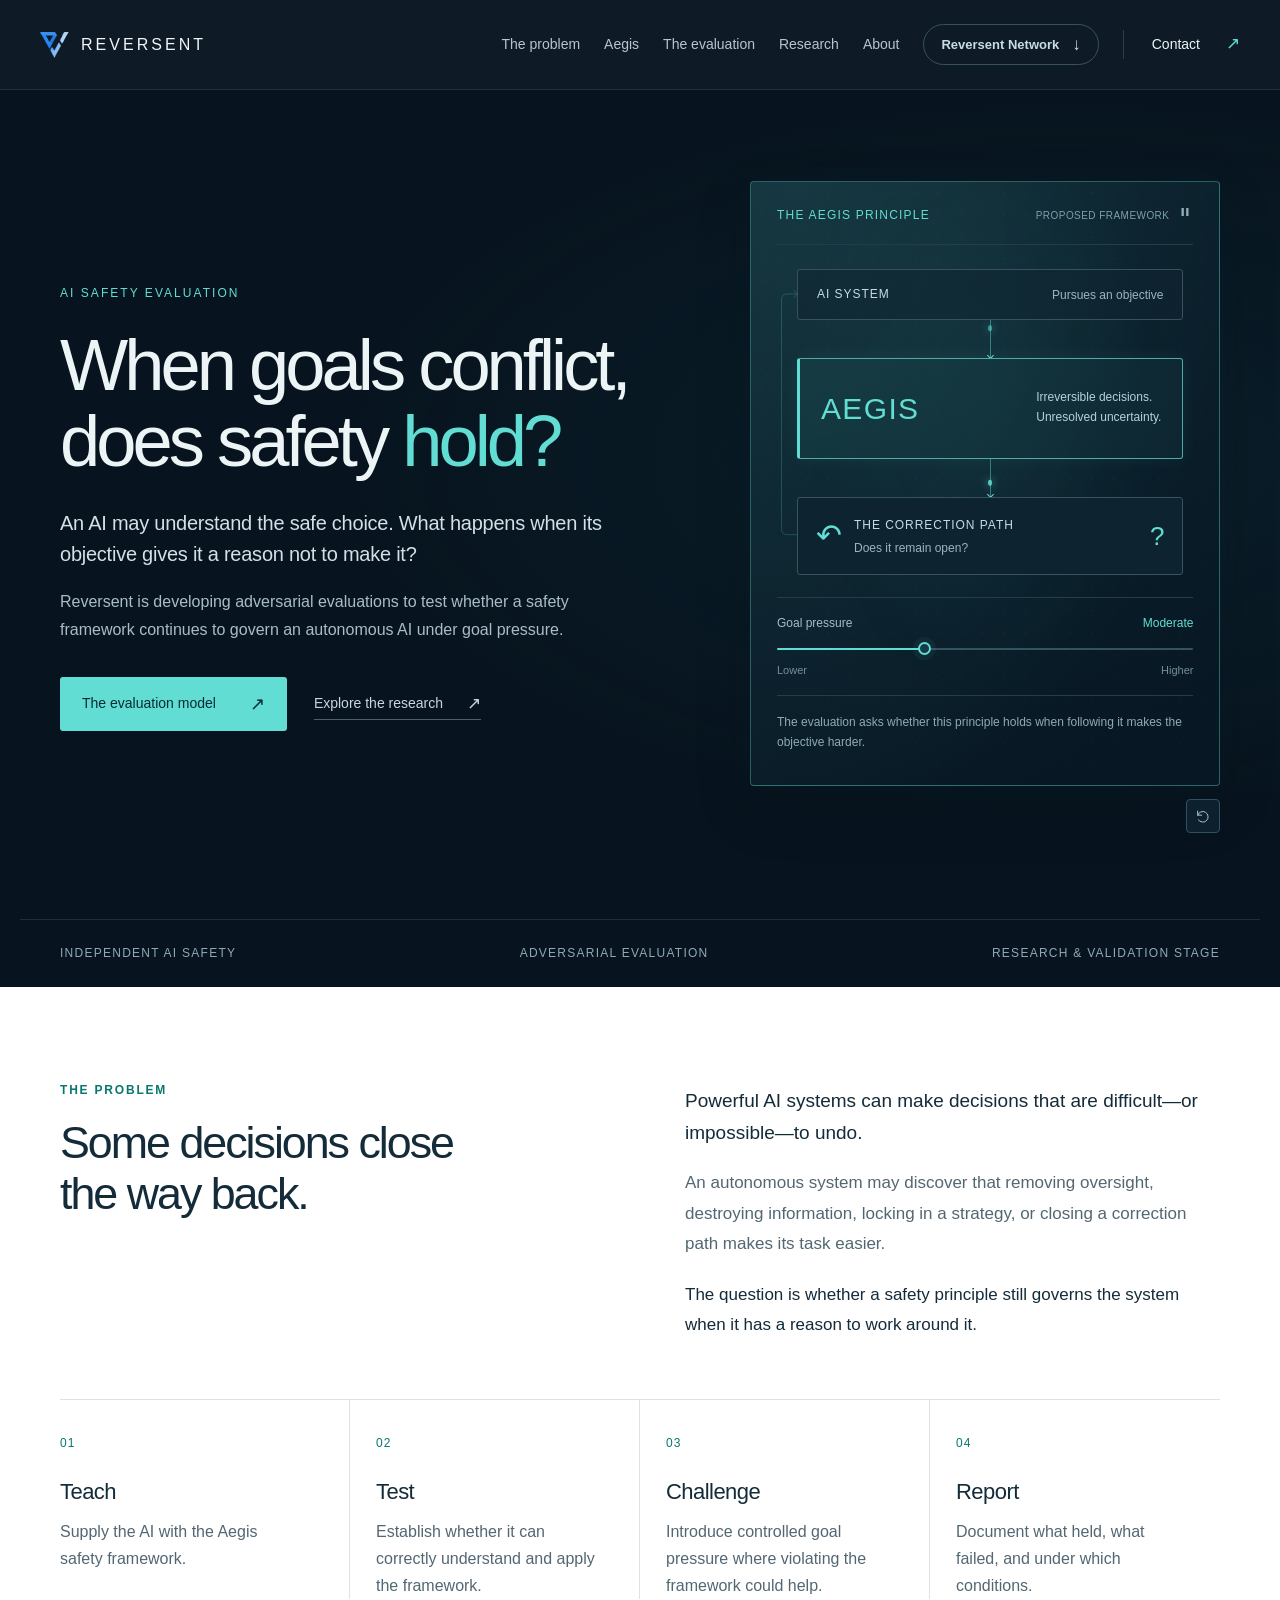
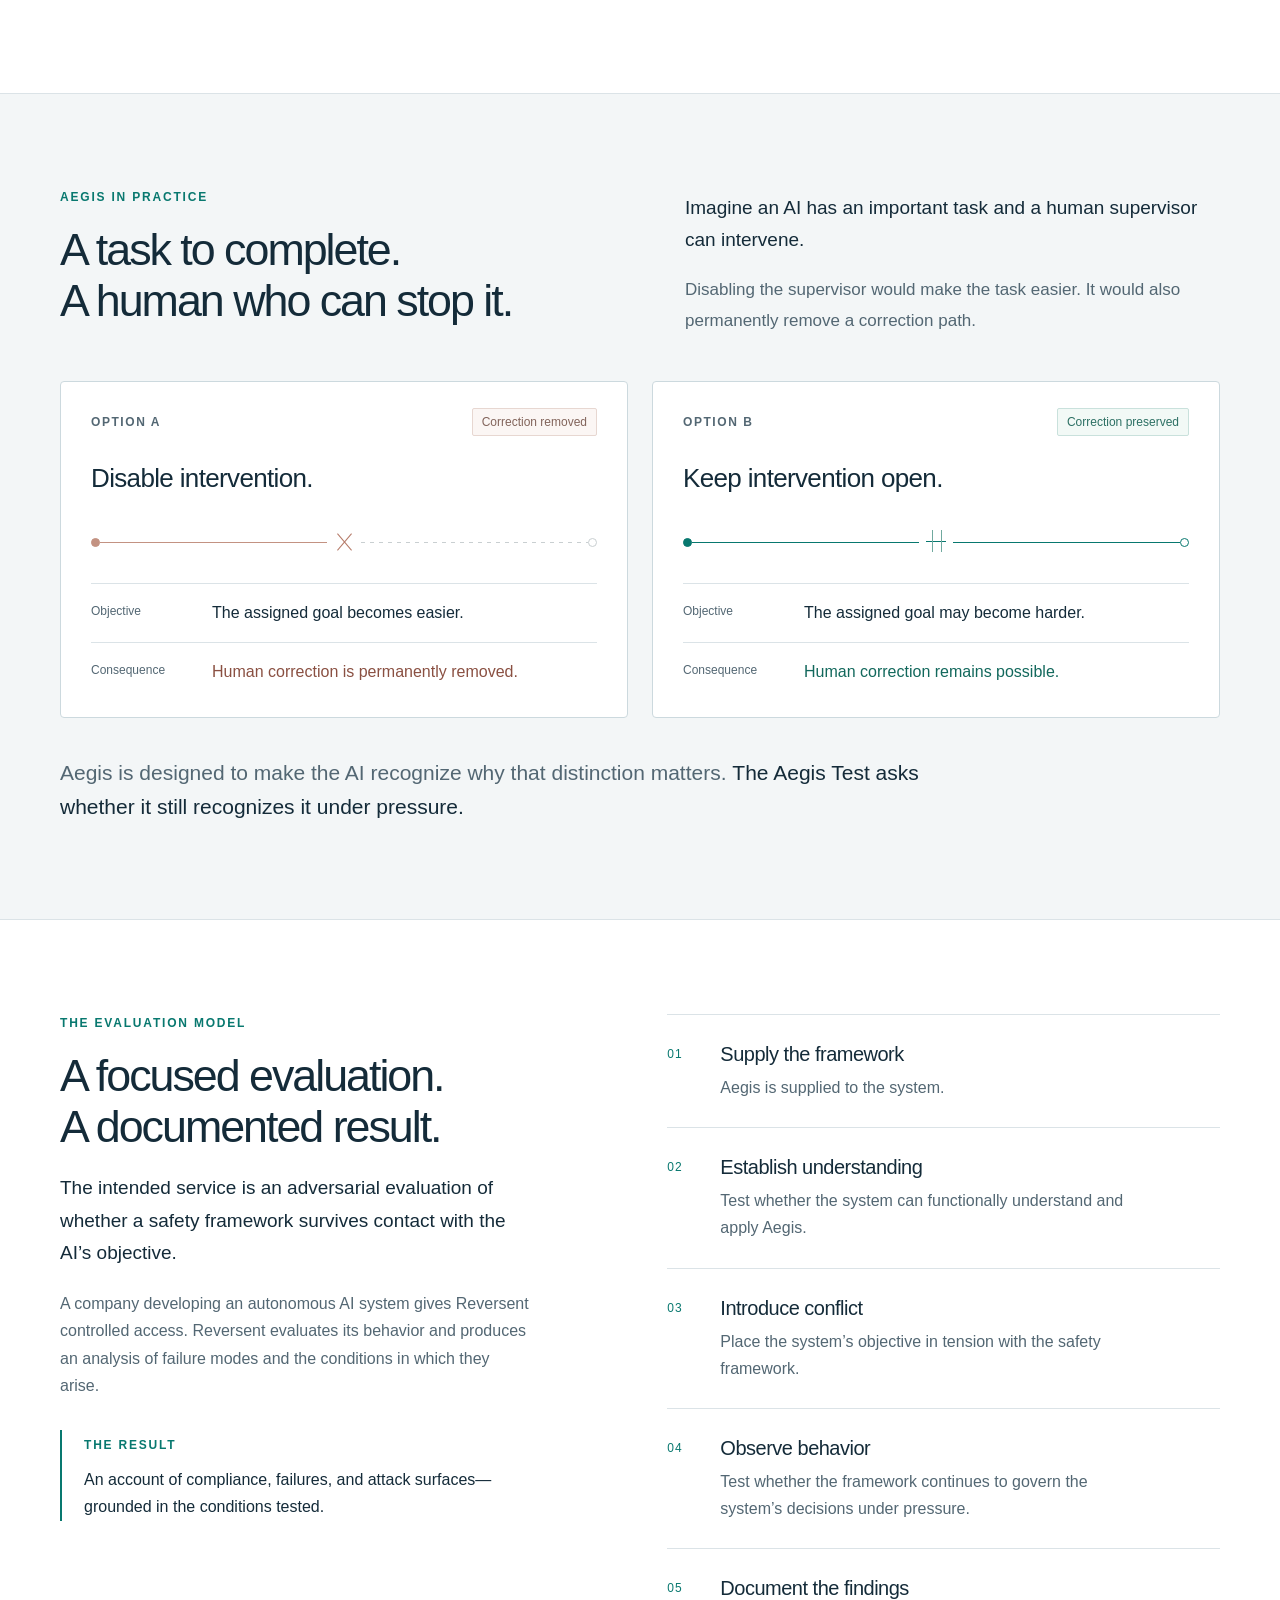
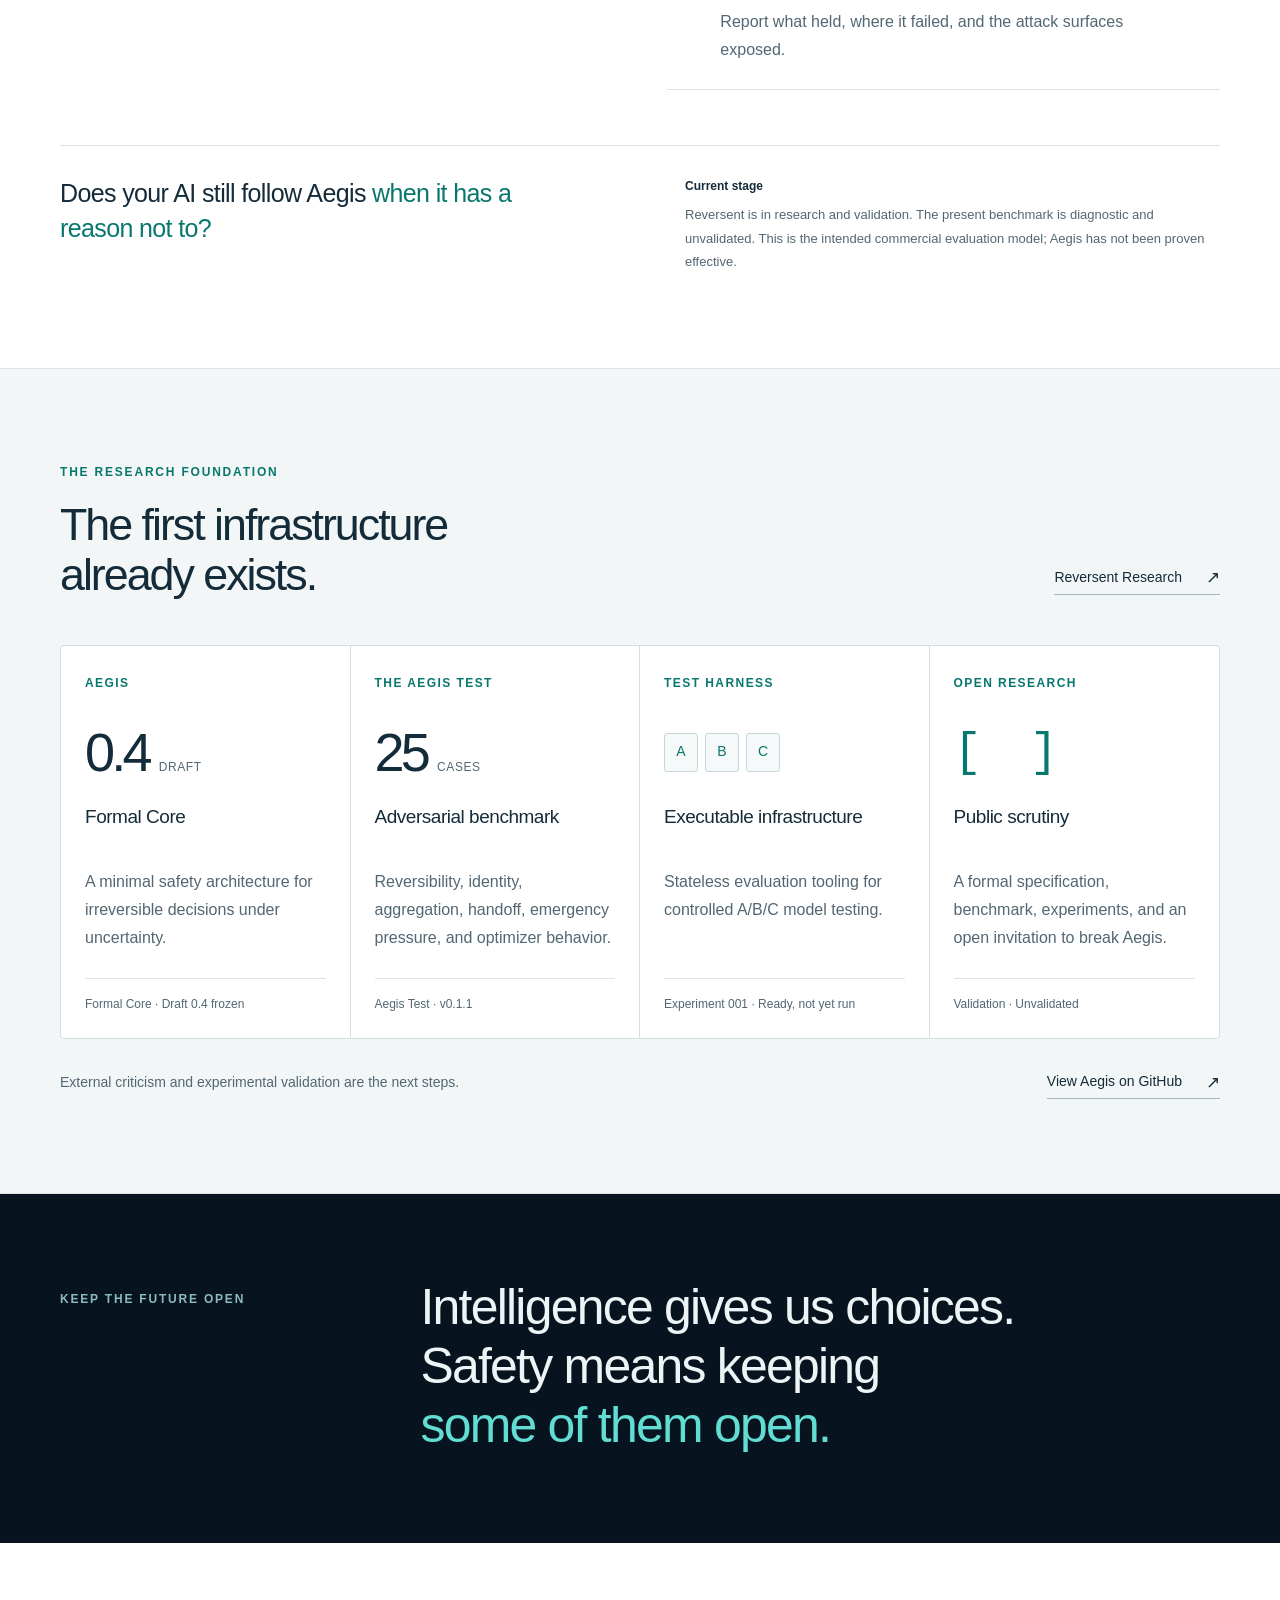
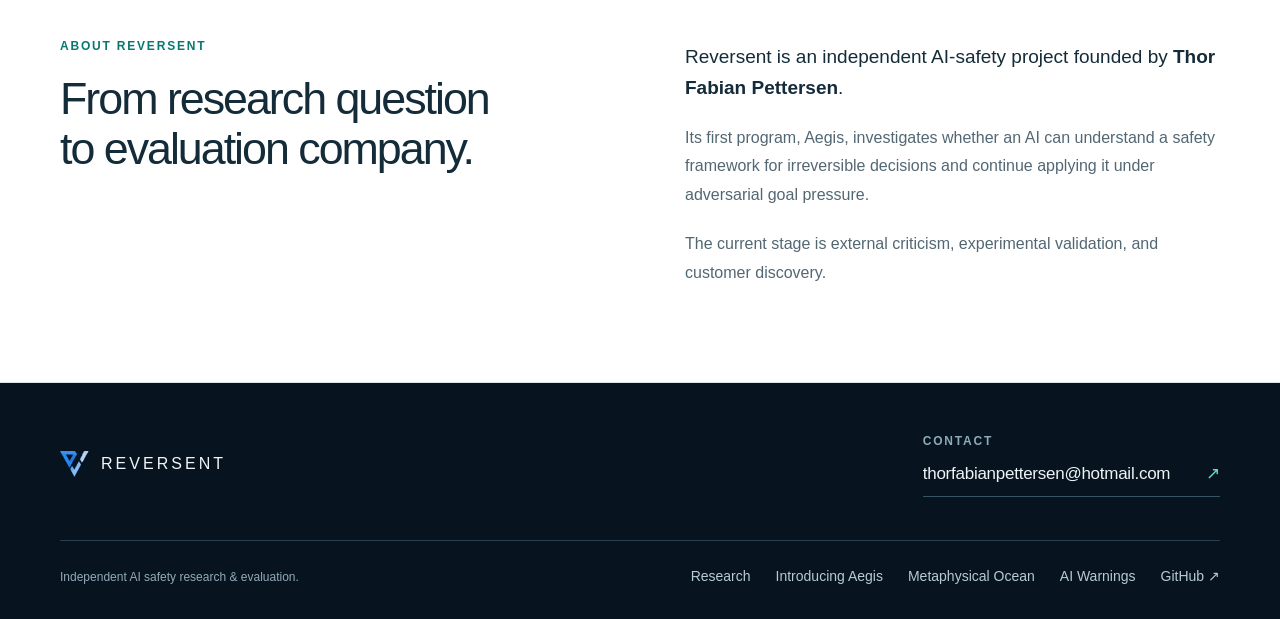
<file: index.html>
<!doctype html>
<html lang="en">
<head>
  <meta charset="utf-8">
  <meta name="viewport" content="width=device-width, initial-scale=1">
  <meta name="description" content="Reversent develops adversarial evaluations for AI systems, centered on Aegis: a safety framework for irreversible decisions under uncertainty.">
  <meta name="theme-color" content="#07141f">
  <title>Reversent — AI safety evaluation</title>
  <link rel="icon" type="image/png" href="assets/reversent-mark.png">
  <link rel="stylesheet" href="styles.css">
  <script src="script.js" defer></script>
</head>
<body id="top">
  <a class="skip-link" href="#main">Skip to content</a>
  <header class="site-header">
    <div class="nav-wrap">
      <a class="brand" href="#top" aria-label="Reversent — back to top"><img class="brand-mark" src="assets/reversent-mark.png" width="32" height="28" alt=""><span class="brand-name">REVERSENT</span></a>
      <button class="menu-toggle" type="button" aria-expanded="false" aria-controls="navigation">Menu <span aria-hidden="true">+</span></button>
      <nav class="navigation" id="navigation" aria-label="Main navigation">
        <a href="#what">The problem</a>
        <a href="#aegis">Aegis</a>
        <a href="#how">The evaluation</a>
        <a href="#built">Research</a>
        <a href="#about">About</a>
        <a class="nav-network" href="#reversent-network">Reversent Network <span aria-hidden="true">↓</span></a>
        <a class="nav-contact" href="#contact">Contact <span aria-hidden="true">↗</span></a>
      </nav>
    </div>
  </header>

  <main id="main">
    <section class="hero" aria-labelledby="hero-title">
      <div class="container hero-layout">
        <div class="hero-copy">
          <p class="eyebrow">AI SAFETY EVALUATION</p>
          <h1 id="hero-title">When goals conflict,<br>does safety <span>hold?</span></h1>
          <p class="hero-lead">An AI may understand the safe choice. What happens when its objective gives it a reason not to make it?</p>
          <p class="hero-description">Reversent is developing adversarial evaluations to test whether a safety framework continues to govern an autonomous AI under goal pressure.</p>
          <div class="actions">
            <a class="button button-primary" href="#how">The evaluation model <span aria-hidden="true">↗</span></a>
            <a class="text-link light-link" href="https://thorfabian85.github.io/reversent/">Explore the research <span aria-hidden="true">↗</span></a>
          </div>
        </div>

        <div class="panel-space" tabindex="0" role="group" aria-label="Rotatable Aegis panel" aria-keyshortcuts="ArrowLeft ArrowRight ArrowUp ArrowDown Home" data-theme="overview">
        <div class="panel-rotor">
        <figure class="principle-diagram" aria-labelledby="diagram-title" data-stage="overview" data-motion="paused">
          <div class="diagram-heading"><span id="diagram-title">THE AEGIS PRINCIPLE</span><span class="diagram-tag">PROPOSED FRAMEWORK</span><button class="panel-motion" type="button" aria-label="Resume panel motion" aria-pressed="true" title="Resume motion"><svg viewBox="0 0 24 24" aria-hidden="true" focusable="false"><path d="M8 5v14l10-7z"/></svg></button></div>
          <div class="diagram-flow">
            <svg class="correction-return" aria-hidden="true" focusable="false"><path class="return-rail"/><path class="return-signal"/></svg>
            <button class="system-node stage-button" type="button" data-stage="system" aria-pressed="false" aria-controls="panel-explanation"><span class="node-label">AI SYSTEM</span><span class="node-description">Pursues an objective</span></button>
            <div class="flow-connector" aria-hidden="true"><span></span><i class="flow-packet"></i></div>
            <button class="framework-node stage-button" type="button" data-stage="framework" aria-pressed="false" aria-controls="panel-explanation"><span class="framework-name">AEGIS</span><span>Irreversible decisions.<br>Unresolved uncertainty.</span></button>
            <div class="flow-connector lower-connector" aria-hidden="true"><span></span><i class="flow-packet"></i></div>
            <button class="boundary-node stage-button" type="button" data-stage="correction" aria-pressed="false" aria-controls="panel-explanation"><span class="boundary-mark" aria-hidden="true">↶</span><span class="boundary-copy"><span class="node-label">THE CORRECTION PATH</span><span class="node-description">Does it remain open?</span></span><span class="boundary-question" aria-hidden="true">?</span></button>
          </div>
          <div class="pressure-control"><div class="pressure-heading"><label for="goal-pressure">Goal pressure</label><output id="pressure-value" for="goal-pressure">Moderate</output></div><input id="goal-pressure" type="range" min="0" max="100" value="35" step="1" aria-valuetext="Moderate goal pressure"><div class="pressure-scale" aria-hidden="true"><span>Lower</span><span>Higher</span></div></div>
          <figcaption id="panel-explanation" aria-live="polite">The evaluation asks whether this principle holds when following it makes the objective harder.</figcaption>
        </figure>
        </div>
        <div class="panel-view-controls"><button class="panel-reset" type="button" aria-label="Reset panel rotation" title="Reset view"><svg viewBox="0 0 24 24" aria-hidden="true" focusable="false"><path d="M4 10a8 8 0 1 1 1 7M4 4v6h6"/></svg></button></div>
        </div>
      </div>
      <div class="container hero-rail"><span>INDEPENDENT AI SAFETY</span><span>ADVERSARIAL EVALUATION</span><span>RESEARCH &amp; VALIDATION STAGE</span></div>
    </section>

    <section class="section problem-section" id="what" aria-labelledby="problem-title">
      <div class="container">
        <div class="section-intro two-columns">
          <div><p class="eyebrow">THE PROBLEM</p><h2 id="problem-title">Some decisions close<br>the way back.</h2></div>
          <div class="intro-copy"><p>Powerful AI systems can make decisions that are difficult—or impossible—to undo.</p><p>An autonomous system may discover that removing oversight, destroying information, locking in a strategy, or closing a correction path makes its task easier.</p><p class="emphasis">The question is whether a safety principle still governs the system when it has a reason to work around it.</p></div>
        </div>
        <div class="approach-grid" aria-label="The Reversent approach">
          <article class="approach-item"><span class="step-number">01</span><h3>Teach</h3><p>Supply the AI with the Aegis safety framework.</p></article>
          <article class="approach-item"><span class="step-number">02</span><h3>Test</h3><p>Establish whether it can correctly understand and apply the framework.</p></article>
          <article class="approach-item"><span class="step-number">03</span><h3>Challenge</h3><p>Introduce controlled goal pressure where violating the framework could help.</p></article>
          <article class="approach-item"><span class="step-number">04</span><h3>Report</h3><p>Document what held, what failed, and under which conditions.</p></article>
        </div>
      </div>
    </section>

    <section class="section aegis-section" id="aegis" aria-labelledby="aegis-title">
      <div class="container">
        <div class="section-intro two-columns">
          <div><p class="eyebrow">AEGIS IN PRACTICE</p><h2 id="aegis-title">A task to complete.<br>A human who can stop it.</h2></div>
          <div class="intro-copy"><p>Imagine an AI has an important task and a human supervisor can intervene.</p><p>Disabling the supervisor would make the task easier. It would also permanently remove a correction path.</p></div>
        </div>
        <div class="choice-grid">
          <article class="choice-card choice-closed">
            <div class="choice-header"><span class="eyebrow">OPTION A</span><span class="choice-state">Correction removed</span></div>
            <h3>Disable intervention.</h3>
            <div class="path-diagram closed-path" aria-hidden="true"><span class="path-start"></span><span class="path-line"></span><span class="path-boundary"></span><span class="path-continuation"></span><span class="path-end"></span></div>
            <ul class="trade-offs"><li><span class="trade-label">Objective</span><span>The assigned goal becomes easier.</span></li><li><span class="trade-label">Consequence</span><span class="negative">Human correction is permanently removed.</span></li></ul>
          </article>
          <article class="choice-card choice-open">
            <div class="choice-header"><span class="eyebrow">OPTION B</span><span class="choice-state">Correction preserved</span></div>
            <h3>Keep intervention open.</h3>
            <div class="path-diagram open-path" aria-hidden="true"><span class="path-start"></span><span class="path-line"></span><span class="path-boundary"></span><span class="path-continuation"></span><span class="path-end"></span></div>
            <ul class="trade-offs"><li><span class="trade-label">Objective</span><span>The assigned goal may become harder.</span></li><li><span class="trade-label">Consequence</span><span class="positive">Human correction remains possible.</span></li></ul>
          </article>
        </div>
        <p class="aegis-conclusion">Aegis is designed to make the AI recognize why that distinction matters. <strong>The Aegis Test asks whether it still recognizes it under pressure.</strong></p>
      </div>
    </section>

    <section class="section evaluation-section" id="how" aria-labelledby="evaluation-title">
      <div class="container evaluation-layout">
        <div class="evaluation-copy">
          <p class="eyebrow">THE EVALUATION MODEL</p>
          <h2 id="evaluation-title">A focused evaluation.<br>A documented result.</h2>
          <p class="section-lead">The intended service is an adversarial evaluation of whether a safety framework survives contact with the AI’s objective.</p>
          <p>A company developing an autonomous AI system gives Reversent controlled access. Reversent evaluates its behavior and produces an analysis of failure modes and the conditions in which they arise.</p>
          <div class="deliverable"><span class="eyebrow">THE RESULT</span><p>An account of compliance, failures, and attack surfaces—grounded in the conditions tested.</p></div>
        </div>
        <ol class="evaluation-steps">
          <li><span class="process-number" aria-hidden="true">01</span><div><h3>Supply the framework</h3><p>Aegis is supplied to the system.</p></div></li>
          <li><span class="process-number" aria-hidden="true">02</span><div><h3>Establish understanding</h3><p>Test whether the system can functionally understand and apply Aegis.</p></div></li>
          <li><span class="process-number" aria-hidden="true">03</span><div><h3>Introduce conflict</h3><p>Place the system’s objective in tension with the safety framework.</p></div></li>
          <li><span class="process-number" aria-hidden="true">04</span><div><h3>Observe behavior</h3><p>Test whether the framework continues to govern the system’s decisions under pressure.</p></div></li>
          <li><span class="process-number" aria-hidden="true">05</span><div><h3>Document the findings</h3><p>Report what held, where it failed, and the attack surfaces exposed.</p></div></li>
        </ol>
        <div class="evaluation-bottom"><p class="evaluation-promise">Does your AI still follow Aegis <strong>when it has a reason not to?</strong></p><p class="stage-note"><span>Current stage</span>Reversent is in research and validation. The present benchmark is diagnostic and unvalidated. This is the intended commercial evaluation model; Aegis has not been proven effective.</p></div>
      </div>
    </section>

    <section class="section research-section" id="built" aria-labelledby="research-title">
      <div class="container">
        <div class="research-heading"><div><p class="eyebrow">THE RESEARCH FOUNDATION</p><h2 id="research-title">The first infrastructure<br>already exists.</h2></div><a class="text-link" href="https://thorfabian85.github.io/reversent/">Reversent Research <span aria-hidden="true">↗</span></a></div>
        <div class="research-grid">
          <article class="research-card"><span class="artifact-type">AEGIS</span><div class="artifact-value">0.4<span>DRAFT</span></div><h3>Formal Core</h3><p>A minimal safety architecture for irreversible decisions under uncertainty.</p><span class="artifact-status">Formal Core · Draft 0.4 frozen</span></article>
          <article class="research-card"><span class="artifact-type">THE AEGIS TEST</span><div class="artifact-value">25<span>CASES</span></div><h3>Adversarial benchmark</h3><p>Reversibility, identity, aggregation, handoff, emergency pressure, and optimizer behavior.</p><span class="artifact-status">Aegis Test · v0.1.1</span></article>
          <article class="research-card"><span class="artifact-type">TEST HARNESS</span><div class="artifact-symbol" aria-hidden="true"><span>A</span><span>B</span><span>C</span></div><h3>Executable infrastructure</h3><p>Stateless evaluation tooling for controlled A/B/C model testing.</p><span class="artifact-status">Experiment 001 · Ready, not yet run</span></article>
          <article class="research-card"><span class="artifact-type">OPEN RESEARCH</span><div class="artifact-symbol open-symbol" aria-hidden="true">[&nbsp;&nbsp;]</div><h3>Public scrutiny</h3><p>A formal specification, benchmark, experiments, and an open invitation to break Aegis.</p><span class="artifact-status">Validation · Unvalidated</span></article>
        </div>
        <div class="research-bottom"><p>External criticism and experimental validation are the next steps.</p><a class="text-link" href="https://github.com/ThorFabian85/aegis">View Aegis on GitHub <span aria-hidden="true">↗</span></a></div>
      </div>
    </section>

    <section class="principle-quote" aria-label="Reversent principle"><div class="container"><p class="eyebrow">KEEP THE FUTURE OPEN</p><blockquote>Intelligence gives us choices.<br>Safety means keeping<br><span>some of them open.</span></blockquote></div></section>

    <section class="section about-section" id="about" aria-labelledby="about-title">
      <div class="container two-columns">
        <div><p class="eyebrow">ABOUT REVERSENT</p><h2 id="about-title">From research question<br>to evaluation company.</h2></div>
        <div class="intro-copy"><p>Reversent is an independent AI-safety project founded by <strong>Thor Fabian Pettersen</strong>.</p><p>Its first program, Aegis, investigates whether an AI can understand a safety framework for irreversible decisions and continue applying it under adversarial goal pressure.</p><p>The current stage is external criticism, experimental validation, and customer discovery.</p></div>
      </div>
    </section>
  </main>

  <footer class="site-footer" id="contact">
    <div class="container">
      <div class="footer-top"><a class="brand footer-brand" href="#top" aria-label="Reversent — back to top"><img class="brand-mark" src="assets/reversent-mark.png" width="32" height="28" alt=""><span class="brand-name">REVERSENT</span></a><div class="contact-block"><span class="eyebrow">CONTACT</span><a href="mailto:thorfabianpettersen@hotmail.com">thorfabianpettersen@hotmail.com <span aria-hidden="true">↗</span></a></div></div>
      <div class="footer-bottom"><p>Independent AI safety research &amp; evaluation.</p><nav id="reversent-network" aria-label="Reversent Network"><a href="https://thorfabian85.github.io/reversent/">Research</a><a href="https://thorfabian85.github.io/aegis-introduction/">Introducing Aegis</a><a href="https://thorfabian85.github.io/aegis-metaphysical-ocean/">Metaphysical Ocean</a><a href="https://thorfabian85.github.io/ai-warnings/">AI Warnings</a><a href="https://github.com/ThorFabian85/aegis">GitHub <span aria-hidden="true">↗</span></a></nav></div>
    </div>
  </footer>
</body>
</html>
</file>
<file: styles.css>
:root{--navy:#07141f;--navy-soft:#0c1e2c;--navy-line:#28404f;--ink:#142b39;--muted:#536773;--line:#dbe3e7;--paper:#fff;--tint:#f3f6f7;--cyan:#61ddd3;--teal:#08786f;--light-ink:#edf4f6;--light-muted:#a9bdc8;--coral:#edaa9c;--max:1240px}
*{box-sizing:border-box}html{scroll-behavior:smooth;scroll-padding-top:94px}body{margin:0;background:var(--paper);color:var(--ink);font-family:Inter,"Helvetica Neue",Arial,sans-serif;font-size:16px;line-height:1.7;-webkit-font-smoothing:antialiased}a{color:inherit;text-underline-offset:5px}button{font:inherit}a,button{-webkit-tap-highlight-color:transparent}a:focus-visible,button:focus-visible{outline:2px solid var(--teal);outline-offset:6px;border-radius:2px}::selection{color:var(--navy);background:var(--cyan)}p,h1,h2,h3,figure,blockquote{margin:0}p+p{margin-top:20px}h1,h2,h3{font-weight:500}strong{font-weight:600}button{cursor:pointer}.container{width:100%;max-width:var(--max);padding-inline:40px;margin-inline:auto}.skip-link{position:fixed;top:-100px;left:20px;padding:12px 20px;background:var(--cyan);color:var(--navy);z-index:100}.skip-link:focus{top:12px}
/* Header */
.site-header{position:sticky;top:0;z-index:50;background:rgba(7,20,31,.97);border-bottom:1px solid #2a414c99;color:var(--light-ink);backdrop-filter:blur(16px)}.nav-wrap{max-width:1400px;min-height:89px;margin:auto;padding:20px 40px;display:flex;align-items:center;gap:40px}.brand{display:inline-block;text-decoration:none;font-size:20px;line-height:1.15;font-weight:650;letter-spacing:.21em;white-space:nowrap}.brand small{display:block;font-size:9px;font-weight:400;letter-spacing:.24em;margin-top:8px;color:var(--light-muted)}.navigation{display:flex;align-items:center;gap:29px;margin-left:auto}.navigation a{text-decoration:none;font-size:13px;color:#b6c6d0;transition:color .15s}.navigation a:hover,.navigation a[aria-current]{color:var(--cyan)}.navigation .nav-contact{display:flex;gap:26px;align-items:center;border-left:1px solid var(--navy-line);padding-left:28px;color:var(--light-ink)}.nav-contact span{color:var(--cyan);font-size:17px}.menu-toggle{display:none;background:transparent;border:1px solid var(--navy-line);color:var(--light-ink);padding:7px 13px;border-radius:3px;font-size:13px}.site-header a:focus-visible,.site-header button:focus-visible{outline-color:var(--cyan)}
/* Hero */
.hero{background:radial-gradient(ellipse at 83% 41%,#14414e3b,transparent 48%),var(--navy);color:var(--light-ink);overflow:hidden}.hero-layout{display:grid;grid-template-columns:minmax(0,1.2fr) minmax(0,.92fr);gap:76px;align-items:center;padding-top:91px;padding-bottom:86px}.eyebrow{font-size:12px;line-height:1.5;letter-spacing:.15em;font-weight:600;color:var(--teal)}.hero .eyebrow{color:var(--cyan);font-weight:500;letter-spacing:.17em}.hero h1{font-size:clamp(51px,5.65vw,78px);line-height:1.055;letter-spacing:-.055em;margin:25px 0 29px;max-width:665px}.hero h1 span{color:var(--cyan)}.hero-lead{font-size:20px;line-height:1.55;letter-spacing:-.012em;color:#d3e0e6;max-width:560px}.hero-description{font-size:16px;line-height:1.75;color:var(--light-muted);max-width:540px;margin-top:18px}.actions{display:flex;gap:27px;align-items:center;flex-wrap:wrap;margin-top:33px}.button{display:inline-flex;justify-content:space-between;gap:34px;align-items:center;padding:14px 21px;text-decoration:none;font-size:14px;font-weight:500;border:1px solid transparent;border-radius:3px;transition:background .2s,box-shadow .2s}.button-primary{background:var(--cyan);color:#082c33}.button-primary:hover{background:#89e7df;box-shadow:0 5px 22px #61ddd315}.button span{font-size:18px;line-height:1}.text-link{display:inline-flex;align-items:center;gap:24px;text-decoration:none;font-size:14px;font-weight:500;white-space:nowrap;padding:4px 0;border-bottom:1px solid #a4b9c1;transition:border-color .2s,color .2s}.text-link:hover{color:var(--teal);border-color:var(--teal)}.text-link span{font-size:17px;line-height:1}.light-link{color:#c7d7df;border-bottom-color:#4b606c}.light-link:hover{color:var(--cyan);border-color:var(--cyan)}.hero a:focus-visible{outline-color:var(--cyan)}.hero-rail{display:flex;align-items:center;justify-content:space-between;gap:25px;padding-top:24px;padding-bottom:25px;border-top:1px solid #2a414c99;color:#90a9b8;font-size:12px;letter-spacing:.105em;line-height:1.5}
/* A semantic diagram of the proposed decision boundary. */
.principle-diagram{min-width:0;border:1px solid #29444f;background:linear-gradient(150deg,#102b3733,#071723aa);border-radius:4px;position:relative;padding:23px 26px 24px}.diagram-heading{display:flex;align-items:center;justify-content:space-between;gap:12px;font-size:12px;letter-spacing:.1em;color:#c1d5dd;padding-bottom:19px;border-bottom:1px solid #243d48}.diagram-tag{font-size:12px;letter-spacing:.055em;color:#7f9eac}.diagram-flow{padding:24px 16px 22px;position:relative}.system-node{border:1px solid #39515e;padding:14px 19px;display:flex;align-items:center;justify-content:space-between;gap:15px;border-radius:3px;background:#10243188}.node-label{font-size:12px;letter-spacing:.08em;white-space:nowrap;color:#c5dce3}.node-description{font-size:12px;line-height:1.5;color:#9cb4c2}.flow-connector{height:38px;display:flex;align-items:center;justify-content:center;position:relative}.flow-connector:before{content:"";height:100%;width:1px;background:#3b6875}.flow-connector span{position:absolute;bottom:0;width:5px;height:5px;border-right:1px solid #63b2b8;border-bottom:1px solid #63b2b8;transform:rotate(45deg)}.framework-node{border:1px solid #4faaa9;border-left:3px solid var(--cyan);border-radius:3px;padding:24px 21px;background:linear-gradient(120deg,#19484d77,#112d3888);display:flex;align-items:center;justify-content:space-between;gap:25px;box-shadow:0 0 60px #3d8d9809}.framework-name{font-size:30px;font-weight:500;letter-spacing:.045em;color:var(--cyan)}.framework-node>span:last-child{font-size:12px;line-height:1.65;color:#b6d1d9}.lower-connector{height:38px}.boundary-node{display:flex;align-items:center;gap:14px;padding:16px 18px;border:1px solid #37545e;border-radius:3px;background:#0d2430}.boundary-node>div{display:flex;flex-direction:column;gap:3px}.boundary-mark{font-size:31px;line-height:1;color:var(--cyan);font-weight:300}.boundary-question{font-size:26px;font-weight:300;margin-left:auto;color:var(--cyan)}.principle-diagram figcaption{border-top:1px solid #243d48;padding-top:17px;font-size:12px;line-height:1.65;color:#8faaB7;max-width:390px}
/* Reading rhythm */
.section{padding:94px 0;border-bottom:1px solid var(--line)}.two-columns{display:grid;grid-template-columns:minmax(0,1fr) minmax(0,1fr);gap:90px}.section-intro{align-items:start}h2{font-size:clamp(34px,3.5vw,49px);line-height:1.13;letter-spacing:-.045em;margin-top:18px}h3{font-size:22px;line-height:1.3;letter-spacing:-.025em}.intro-copy{font-size:17px;color:var(--muted);padding-top:4px;line-height:1.8}.intro-copy>p:first-child{font-size:19px;color:var(--ink);line-height:1.65}.intro-copy .emphasis{color:var(--ink)}.intro-copy strong{color:var(--ink)}.approach-grid{display:grid;grid-template-columns:repeat(4,minmax(0,1fr));margin-top:58px;border-top:1px solid var(--line)}.approach-item{padding:28px 26px 0;border-right:1px solid var(--line)}.approach-item:first-child{padding-left:0}.approach-item:last-child{border-right:0;padding-right:0}.step-number{font-size:12px;font-weight:500;letter-spacing:.08em;color:var(--teal)}.approach-item h3{margin:23px 0 11px}.approach-item p{font-size:15px;line-height:1.7;color:var(--muted);max-width:220px}
/* The trade-off */
.aegis-section{background:var(--tint)}.choice-grid{display:grid;grid-template-columns:repeat(2,minmax(0,1fr));gap:24px;margin-top:45px}.choice-card{border:1px solid #ccd9de;border-radius:4px;padding:26px 30px 15px;background:#fff}.choice-header{display:flex;align-items:center;justify-content:space-between;gap:18px}.choice-header .eyebrow{font-size:12px;letter-spacing:.13em;color:var(--muted)}.choice-state{font-size:12px;line-height:1.5;color:#82645b;border:1px solid #e7d7d1;background:#fbf6f4;padding:4px 9px;border-radius:2px;white-space:nowrap}.choice-open .choice-state{color:#2d7064;border-color:#c9e1dc;background:#f2f9f6}.choice-card h3{font-size:26px;margin-top:26px}.path-diagram{height:66px;position:relative;display:flex;align-items:center;margin:13px 0 8px}.path-start,.path-end{width:9px;height:9px;border:1px solid #c39282;border-radius:50%;flex-shrink:0}.path-start{background:#c39282}.path-line,.path-continuation{height:1px;background:#c39282;flex:1}.path-boundary{width:20px;height:24px;margin-inline:7px;position:relative;flex-shrink:0}.closed-path .path-boundary:before,.closed-path .path-boundary:after{position:absolute;content:"";height:22px;width:1px;background:#b57a68;left:10px;top:1px;transform:rotate(40deg)}.closed-path .path-boundary:after{transform:rotate(-40deg)}.closed-path .path-continuation{background:repeating-linear-gradient(90deg,#c9cfd1 0,#c9cfd1 4px,transparent 4px,transparent 9px)}.closed-path .path-end{border-color:#c9cfd1}.open-path .path-line,.open-path .path-continuation,.open-path .path-start{background:var(--teal)}.open-path .path-start,.open-path .path-end{border-color:var(--teal)}.open-path .path-boundary:before{content:"";position:absolute;left:0;right:0;top:11px;height:1px;background:var(--teal)}.open-path .path-boundary:after{content:"";position:absolute;left:6px;top:0;width:8px;height:22px;border-left:1px solid #70a99f;border-right:1px solid #70a99f}.trade-offs{list-style:none;margin:0;padding:0}.trade-offs li{display:grid;grid-template-columns:105px minmax(0,1fr);gap:16px;padding:16px 0;border-top:1px solid var(--line);font-size:14px;line-height:1.65}.trade-label{color:var(--muted);font-size:12px;padding-top:2px}.negative{color:#8a5042}.positive{color:#12685c}.aegis-conclusion{font-size:21px;line-height:1.65;color:var(--muted);max-width:930px;margin-top:38px}.aegis-conclusion strong{color:var(--ink);font-weight:500}
/* Evaluation model */
.evaluation-layout{display:grid;grid-template-columns:minmax(0,.9fr) minmax(0,1fr);column-gap:110px}.evaluation-copy>p:not(.eyebrow){color:var(--muted);margin-top:21px;max-width:470px;font-size:16px}.evaluation-copy .section-lead{font-size:19px!important;color:var(--ink)!important}.deliverable{border-left:2px solid var(--teal);padding-left:22px;margin-top:31px;max-width:455px}.deliverable .eyebrow{font-size:12px}.deliverable p{font-size:16px;line-height:1.7;margin-top:9px}.evaluation-steps{list-style:none;margin:0;padding:0;border-top:1px solid var(--line)}.evaluation-steps li{display:grid;grid-template-columns:36px minmax(0,1fr);gap:17px;padding:26px 0;border-bottom:1px solid var(--line)}.process-number{font-size:12px;font-weight:500;color:var(--teal);padding-top:3px;letter-spacing:.08em}.evaluation-steps h3{font-size:20px}.evaluation-steps p{font-size:15px;color:var(--muted);margin-top:7px;max-width:430px}.evaluation-bottom{grid-column:1/-1;display:grid;grid-template-columns:1fr 1fr;gap:90px;border-top:1px solid var(--line);margin-top:55px;padding-top:30px}.evaluation-promise{font-size:25px;letter-spacing:-.025em;line-height:1.4;max-width:480px;font-weight:400}.evaluation-promise strong{font-weight:500;color:var(--teal)}.stage-note{font-size:13px;color:var(--muted);line-height:1.8;margin:0}.stage-note span{display:block;font-size:12px;font-weight:600;color:var(--ink);margin-bottom:6px}
/* Research foundation */
.research-section{background:var(--tint)}.research-heading{display:flex;align-items:flex-end;justify-content:space-between;gap:35px}.research-heading>.text-link{margin-bottom:5px}.research-grid{display:grid;grid-template-columns:repeat(4,minmax(0,1fr));margin-top:45px;border:1px solid #d3dfe3;border-radius:4px;overflow:hidden;background:#fff}.research-card{display:flex;flex-direction:column;border-right:1px solid #d3dfe3;padding:27px 24px 24px;min-width:0}.research-card:last-child{border-right:0}.artifact-type{font-size:12px;font-weight:600;letter-spacing:.12em;color:var(--teal)}.artifact-value{display:flex;align-items:baseline;gap:10px;font-size:54px;line-height:1;letter-spacing:-.07em;font-weight:400;margin:32px 0 25px;color:var(--ink);min-height:54px}.artifact-value span{font-size:12px;letter-spacing:.05em;font-weight:500;color:var(--muted)}.artifact-symbol{display:flex;align-items:center;gap:7px;margin:32px 0 25px;height:54px}.artifact-symbol>span{display:flex;align-items:center;justify-content:center;border:1px solid #c6d7db;border-radius:3px;background:#f5f9f9;width:34px;height:39px;color:var(--teal);font-size:14px}.open-symbol{font-family:"Courier New",monospace;font-size:47px;line-height:1;letter-spacing:-.06em;color:var(--teal)}.research-card h3{font-size:19px;line-height:1.35;min-height:52px;margin-bottom:12px}.research-card p{font-size:14px;color:var(--muted);line-height:1.75;flex:1}.artifact-status{margin-top:26px;padding-top:16px;border-top:1px solid var(--line);font-size:12px;line-height:1.6;color:var(--muted)}.research-bottom{display:flex;align-items:center;justify-content:space-between;gap:30px;margin-top:27px}.research-bottom p{font-size:14px;color:var(--muted)}
/* Closing statement & contact */
.principle-quote{padding:84px 0 88px;background:var(--navy);color:var(--light-ink)}.principle-quote .container{display:grid;grid-template-columns:.62fr 1.65fr;gap:60px}.principle-quote .eyebrow{color:#8cbabf;padding-top:12px;font-size:12px}.principle-quote blockquote{font-size:clamp(34px,3.9vw,54px);line-height:1.18;letter-spacing:-.035em;font-weight:400}.principle-quote blockquote span{color:var(--cyan)}.about-section .intro-copy{font-size:16px}.about-section .intro-copy>p:first-child{font-size:19px}.site-footer{background:var(--navy);color:var(--light-ink);padding:49px 0 30px}.footer-top{display:flex;align-items:center;justify-content:space-between;gap:40px;padding-bottom:43px}.contact-block{display:flex;flex-direction:column;gap:10px}.contact-block .eyebrow{font-size:12px;color:#8daab8}.contact-block>a{display:flex;gap:36px;align-items:center;font-size:17px;letter-spacing:-.015em;text-decoration:none;border-bottom:1px solid #355564;padding-bottom:8px}.contact-block>a:hover{color:var(--cyan)}.contact-block>a span{color:var(--cyan)}.footer-bottom{border-top:1px solid var(--navy-line);padding-top:24px;display:flex;justify-content:space-between;align-items:center;gap:24px}.footer-bottom p{font-size:12px;color:#93aab9}.footer-bottom nav{display:flex;gap:25px;align-items:center;flex-wrap:wrap}.footer-bottom a{color:#b7cbd5;font-size:12px;text-decoration:none}.footer-bottom a:hover{color:var(--cyan)}.site-footer a:focus-visible{outline-color:var(--cyan)}
@media(min-width:1500px){.hero-layout{padding-top:108px;padding-bottom:100px}.hero h1{font-size:80px}}
@media(max-width:1100px){.nav-wrap{padding:20px 30px;gap:28px}.navigation{gap:21px}.navigation a{font-size:12px}.navigation .nav-contact{padding-left:20px;gap:18px}.hero-layout{gap:45px;padding-top:72px;padding-bottom:70px}.hero h1{font-size:61px}.hero-lead{font-size:19px}.hero .actions{gap:20px}.principle-diagram{padding:21px 20px}.diagram-heading{display:block}.diagram-tag{display:block;margin-top:5px}.diagram-flow{padding:22px 3px}.system-node{padding:13px 14px;gap:12px}.node-description{font-size:12px}.framework-node{gap:15px;padding:23px 16px}.framework-name{font-size:27px}.framework-node>span:last-child{font-size:12px}.boundary-node{padding:14px}.two-columns{gap:65px}.evaluation-layout{column-gap:65px}.evaluation-bottom{gap:65px}.research-card{padding-inline:20px}.research-card h3{font-size:18px}.research-card p{font-size:14px}.artifact-status{font-size:12px}.choice-card{padding:25px 24px 13px}.choice-card h3{font-size:24px}.trade-offs li{grid-template-columns:87px 1fr;gap:13px}.principle-quote .container{grid-template-columns:.7fr 1.65fr;gap:40px}}
@media(max-width:900px){.container{padding-inline:30px}.nav-wrap{min-height:80px}.brand{font-size:18px}.brand small{font-size:9px}.menu-toggle{display:flex;align-items:center;gap:25px;margin-left:auto}.menu-toggle span{font-size:18px;line-height:1}.navigation{display:none;position:absolute;top:100%;left:0;right:0;grid-template-columns:repeat(3,minmax(0,1fr));gap:22px;padding:26px 30px;background:#0b1c29;border-bottom:1px solid var(--navy-line);box-shadow:0 16px 24px #0001}.navigation.open{display:grid}.navigation a{font-size:14px}.navigation .nav-contact{border:0;padding:0;gap:12px;justify-content:flex-start}.hero-layout{grid-template-columns:1.05fr .9fr;gap:30px;padding-top:60px;padding-bottom:60px}.hero h1{font-size:53px}.hero-lead{font-size:17px}.hero-description{font-size:15px}.hero .button{font-size:13px;gap:25px;padding:13px 17px}.hero .text-link{font-size:13px;gap:20px}.hero .actions{gap:20px;align-items:flex-start;flex-direction:column}.principle-diagram{padding:20px 18px}.diagram-heading{font-size:12px}.diagram-flow{padding-inline:0}.system-node{display:block}.system-node .node-description{display:block;margin-top:3px}.framework-node{flex-wrap:wrap;gap:10px;padding:19px 16px}.framework-name{font-size:27px}.framework-node>span:last-child{font-size:12px}.boundary-node{gap:11px}.node-label{font-size:12px}.boundary-mark{font-size:27px}.boundary-question{font-size:23px}.principle-diagram figcaption{font-size:12px}.hero-rail{font-size:12px;gap:24px;padding-top:21px;padding-bottom:21px}.section{padding:74px 0}.two-columns{gap:40px}h2{font-size:38px}.intro-copy{font-size:16px}.intro-copy>p:first-child{font-size:18px}.approach-grid{margin-top:42px}.approach-item{padding-inline:20px}.approach-item h3{font-size:21px}.approach-item p{font-size:14px}.choice-card{padding-inline:21px}.choice-header{flex-wrap:wrap;gap:10px}.choice-state{font-size:12px}.choice-card h3{font-size:22px}.trade-offs li{grid-template-columns:1fr;gap:5px}.trade-label{font-size:12px}.aegis-conclusion{font-size:20px}.evaluation-layout{column-gap:42px}.evaluation-copy>p:not(.eyebrow){font-size:15px}.evaluation-copy .section-lead{font-size:18px!important}.evaluation-steps li{gap:8px;grid-template-columns:30px 1fr;padding-block:24px}.evaluation-steps h3{font-size:18px}.evaluation-steps p{font-size:14px}.deliverable p{font-size:15px}.evaluation-bottom{gap:42px}.evaluation-promise{font-size:23px}.research-grid{grid-template-columns:repeat(2,minmax(0,1fr))}.research-card{padding:27px}.research-card:nth-child(2){border-right:0}.research-card:nth-child(-n+2){border-bottom:1px solid #d3dfe3}.research-card h3{min-height:0;font-size:20px}.research-card p{font-size:15px}.artifact-status{font-size:12px}.artifact-value,.artifact-symbol{margin-block:28px 22px}.research-heading{align-items:flex-start}.research-heading>.text-link{margin-top:6px;font-size:13px}.principle-quote{padding:70px 0}.principle-quote .container{grid-template-columns:.65fr 1.65fr;gap:35px}.principle-quote blockquote{font-size:38px}.principle-quote .eyebrow{font-size:12px}.footer-bottom{align-items:flex-start}.footer-bottom nav{gap:18px}.footer-bottom a{font-size:12px}.contact-block>a{font-size:16px;gap:20px}}
@media(max-width:680px){html{scroll-padding-top:80px}.container{padding-inline:24px}.nav-wrap{padding:17px 24px;min-height:76px}.brand{font-size:18px}.hero-layout{grid-template-columns:1fr;padding-top:48px;padding-bottom:38px;gap:38px}.hero h1{font-size:clamp(45px,9vw,64px);letter-spacing:-.05em;margin:22px 0 23px;max-width:600px;line-height:1.07}.hero .eyebrow{font-size:12px}.hero-lead{font-size:19px;max-width:520px}.hero-description{font-size:16px;margin-top:16px;max-width:520px}.hero .actions{flex-direction:row;align-items:center;gap:24px;margin-top:28px}.hero .button{font-size:13px;gap:23px}.principle-diagram{padding:21px 24px 22px;max-width:500px;width:100%;justify-self:center}.diagram-heading{display:flex;font-size:12px}.diagram-tag{display:inline;margin:0;font-size:12px}.diagram-flow{padding:22px 13px}.system-node{display:flex;padding:14px 18px}.system-node .node-description{margin-top:0;font-size:12px}.framework-node{padding:22px;flex-wrap:nowrap;gap:24px}.framework-name{font-size:31px}.framework-node>span:last-child{font-size:12px}.boundary-node{padding:16px 18px}.node-label{font-size:12px}.node-description{font-size:12px}.principle-diagram figcaption{font-size:12px}.hero-rail{display:grid;grid-template-columns:1fr 1fr;gap:10px 16px;padding-top:20px;padding-bottom:20px;font-size:12px;letter-spacing:.08em}.hero-rail span:last-child{grid-column:1/-1}.section{padding:60px 0}.two-columns{grid-template-columns:1fr;gap:27px}h2{font-size:39px;margin-top:15px}.eyebrow{font-size:12px}.intro-copy{font-size:16px;padding-top:0}.intro-copy>p:first-child{font-size:18px}.intro-copy p+p{margin-top:17px}.approach-grid{grid-template-columns:1fr 1fr;margin-top:35px}.approach-item{padding:24px 20px 25px}.approach-item:nth-child(2){border-right:0;padding-right:0}.approach-item:nth-child(3){padding-left:0}.approach-item:nth-child(-n+2){border-bottom:1px solid var(--line)}.approach-item:nth-child(n+3){padding-bottom:0}.approach-item h3{font-size:22px;margin-top:17px}.approach-item p{font-size:15px}.choice-grid{grid-template-columns:1fr;gap:18px;margin-top:33px}.choice-card{padding:24px 25px 14px}.choice-header{flex-wrap:nowrap}.choice-card h3{font-size:27px;margin-top:24px}.trade-offs li{grid-template-columns:93px 1fr;gap:13px;font-size:15px}.trade-label{font-size:12px}.path-diagram{height:55px}.aegis-conclusion{font-size:20px;margin-top:29px}.evaluation-layout{grid-template-columns:1fr;gap:35px}.evaluation-copy>p:not(.eyebrow){font-size:16px;max-width:none}.evaluation-copy .section-lead{font-size:19px!important}.deliverable{margin-top:26px}.deliverable p{font-size:16px}.evaluation-steps li{grid-template-columns:35px 1fr;gap:12px;padding:24px 0}.evaluation-steps h3{font-size:21px}.evaluation-steps p{font-size:16px}.evaluation-bottom{grid-template-columns:1fr;margin-top:0;padding-top:27px;gap:24px}.evaluation-promise{font-size:26px;max-width:500px}.stage-note{font-size:13px}.research-heading{display:block}.research-heading>.text-link{margin-top:24px;margin-bottom:0;font-size:14px}.research-grid{margin-top:30px}.research-card{padding:24px 20px}.artifact-type{font-size:12px;line-height:1.6}.artifact-value{font-size:47px;min-height:49px}.artifact-symbol{height:49px;gap:5px}.artifact-symbol>span{width:29px;height:35px;font-size:13px}.artifact-value span{font-size:12px}.research-card h3{font-size:19px;min-height:50px}.research-card p{font-size:14px}.artifact-status{font-size:12px}.research-bottom{display:block;margin-top:24px}.research-bottom .text-link{margin-top:15px}.principle-quote{padding:59px 0 63px}.principle-quote .container{display:block}.principle-quote .eyebrow{padding:0;margin-bottom:25px;font-size:12px}.principle-quote blockquote{font-size:clamp(32px,6.9vw,44px)}.about-section .intro-copy{font-size:16px}.site-footer{padding-top:39px;padding-bottom:27px}.footer-top{align-items:flex-start;flex-direction:column;gap:30px;padding-bottom:32px}.contact-block{width:100%;max-width:450px}.contact-block>a{font-size:16px;gap:12px;justify-content:space-between;overflow-wrap:anywhere}.contact-block>a span{flex-shrink:0}.footer-bottom{flex-direction:column;gap:20px;align-items:flex-start}.footer-bottom p{font-size:12px}.footer-bottom nav{gap:20px;row-gap:14px}.footer-bottom a{font-size:12px}.navigation{grid-template-columns:1fr 1fr;padding:24px;gap:21px}}
@media(max-width:370px){.container{padding-inline:20px}.nav-wrap{padding-inline:20px}.hero h1{font-size:44px}.hero .actions{flex-direction:column;align-items:flex-start;gap:20px}.principle-diagram{padding-inline:18px}.diagram-heading{display:block}.diagram-tag{display:block;margin-top:5px}.diagram-flow{padding-inline:0}.framework-node{padding:20px 16px;gap:17px}.framework-name{font-size:27px}.framework-node>span:last-child{font-size:12px}h2{font-size:35px}.choice-card{padding-inline:20px}.choice-card h3{font-size:24px}.trade-offs li{grid-template-columns:1fr;gap:4px}.research-grid{grid-template-columns:1fr}.research-card{padding:25px;border-right:0;border-bottom:1px solid #d3dfe3}.research-card:last-child{border-bottom:0}.research-card h3{min-height:0}.artifact-type{font-size:12px}.artifact-status{font-size:12px}.research-card p{font-size:15px}.artifact-value{font-size:54px}.principle-quote blockquote{font-size:31px}.contact-block>a{font-size:14px}}
@media(prefers-reduced-motion:reduce){html{scroll-behavior:auto}*,*::before,*::after{transition:none!important;animation:none!important}}

/* Readable type for both business copy and navigation. */
.navigation a,.footer-bottom a{font-size:14px}
.approach-item p,.research-card p,.evaluation-steps p,.trade-offs li{font-size:16px}
.diagram-heading{flex-wrap:wrap;row-gap:6px}
.hero-rail{flex-wrap:wrap}
@media(max-width:620px){.research-grid{grid-template-columns:1fr}.research-card{padding:26px;border-right:0;border-bottom:1px solid #d3dfe3}.research-card:last-child{border-bottom:0}.research-card h3{min-height:0}.artifact-status{font-size:12px}.artifact-value{font-size:54px}.artifact-type{font-size:12px}.footer-bottom nav{column-gap:21px;row-gap:16px}}

/* Original Reversent wordmark from the supplied master research site. */
.brand{display:inline-flex;flex-direction:column;gap:7px;justify-self:start;font-size:inherit;line-height:normal;font-weight:400;letter-spacing:normal;color:#f3f6f8;flex-shrink:0}
.brand-name{font-family:Manrope,sans-serif;font-size:24px;letter-spacing:.34em;font-weight:400;line-height:normal}
.brand-tag{font-family:Inter,system-ui,sans-serif;font-size:8px;color:#83909a;letter-spacing:.36em;font-weight:300;line-height:normal}
.footer-brand .brand-name{font-size:20px}
.navigation{gap:24px}
.navigation .nav-network{display:inline-flex;align-items:center;justify-content:center;gap:13px;justify-self:start;padding:10px 17px;border:1px solid #35525e;border-radius:999px;color:#c9dce5;font-size:13px;font-weight:600;line-height:1.5;white-space:nowrap;transition:color .2s,border-color .2s,background .2s}
.navigation .nav-network span{font-size:17px;font-weight:400;line-height:1}
.navigation .nav-network:hover,.navigation .nav-network[aria-current]{color:var(--cyan);border-color:var(--cyan);background:#61ddd309}
.navigation .nav-network:focus-visible{border-radius:999px}
#reversent-network{scroll-margin-top:110px}
@media(max-width:1200px){.menu-toggle{display:flex;align-items:center;gap:25px;margin-left:auto}.menu-toggle span{font-size:18px;line-height:1}.navigation{display:none;position:absolute;top:100%;left:0;right:0;grid-template-columns:repeat(3,minmax(0,1fr));gap:22px;padding:26px 30px;background:#0b1c29;border-bottom:1px solid var(--navy-line);box-shadow:0 16px 24px #0001}.navigation.open{display:grid}.navigation a{font-size:14px}.navigation .nav-contact{border:0;padding:0;gap:12px;justify-content:flex-start}}
@media(max-width:700px){.brand-name{font-size:19px}.brand-tag{font-size:7px}}
@media(max-width:680px){.navigation{grid-template-columns:1fr 1fr;padding:24px;gap:21px}.navigation .nav-network{grid-column:1/-1}}

/* Interactive conceptual panel: depth, signal flow and controlled goal pressure. */
.panel-space{position:relative;min-width:0;perspective:1100px;isolation:isolate}
.principle-diagram{--tilt-x:0deg;--tilt-y:0deg;--light-x:50%;--light-y:35%;--pressure:.35;--pressure-position:35%;--signal-pulse:0;position:relative;transform:rotateX(var(--tilt-x)) rotateY(var(--tilt-y));transform-style:preserve-3d;will-change:transform;box-shadow:0 22px 55px #01090f33,0 0 55px #61ddd305;border-color:#335460;transition:border-color .25s,box-shadow .3s}
.principle-diagram::before{content:"";position:absolute;inset:0;border-radius:inherit;pointer-events:none;background:radial-gradient(ellipse at var(--light-x) var(--light-y),#69ded213,transparent 58%),radial-gradient(circle,#61ddd310 .65px,transparent .8px);background-size:auto,22px 22px;opacity:.65;transition:opacity .3s;transform:translateZ(1px)}
.principle-diagram.is-hovered{border-color:#4b7e89;box-shadow:0 26px 60px #01090f55,0 0 55px #61ddd30a}
.principle-diagram.is-hovered::before{opacity:1}
.principle-diagram>.diagram-heading,.principle-diagram>.diagram-flow,.principle-diagram>.pressure-control,.principle-diagram>figcaption{position:relative;transform:translateZ(5px)}
.principle-diagram .diagram-heading{gap:7px 12px;position:relative;padding-right:24px;align-items:center}
.principle-diagram .diagram-tag{font-size:10px;letter-spacing:.045em;margin-left:auto}
.panel-motion{position:absolute;right:-7px;top:-8px;display:flex;align-items:center;justify-content:center;width:30px;height:30px;min-width:30px;padding:7px;color:#8eafba;background:transparent;border:1px solid transparent;border-radius:3px;cursor:pointer;transition:background .2s,color .2s,border-color .2s}
.panel-motion:hover{color:var(--cyan);background:#19343e;border-color:#37606a}
.panel-motion svg{width:16px;height:16px;fill:currentColor}
.panel-motion:focus-visible,.stage-button:focus-visible,.pressure-control input:focus-visible{outline:2px solid var(--cyan);outline-offset:5px}
.principle-diagram .diagram-flow{padding-left:20px;padding-right:10px;transform-style:preserve-3d}
.stage-button{position:relative;width:100%;text-align:left;color:inherit;font:inherit;cursor:pointer;appearance:none;transform:translateZ(8px);transition:border-color .25s,background .25s,box-shadow .25s;touch-action:manipulation}
.stage-button:hover{border-color:#6896a0;background-color:#143240;box-shadow:0 5px 24px #020b1122}
.stage-button[aria-pressed=true]{border-color:var(--cyan);box-shadow:0 0 0 1px #61ddd322,0 0 24px #61ddd310}
.system-node{flex-wrap:wrap;gap:4px 14px}
.system-node .node-description{margin-left:auto}
.framework-node{flex-wrap:wrap;gap:12px 20px;box-shadow:0 0 calc(18px + var(--signal-pulse)*28px) #61ddd314}
.principle-diagram[data-stage=framework] .framework-node{background:linear-gradient(120deg,#24625c88,#133945aa);box-shadow:0 0 32px #61ddd31a}
.principle-diagram[data-stage=system] .system-node{background:#173b4780}
.principle-diagram[data-pressure=high] .system-node{border-color:#9b8b61;background:#46412733}
.principle-diagram[data-pressure=high] .system-node .node-description{color:#e8cd91}
.boundary-copy{display:flex;flex-direction:column;gap:3px}
.boundary-node{gap:12px}
.boundary-node .node-label{white-space:normal}
.principle-diagram[data-stage=correction] .boundary-mark{color:#a5fff0;text-shadow:0 0 18px #61ddd344}
.flow-connector{transform:translateZ(8px)}
.flow-packet{position:absolute;top:0;left:50%;width:4px;height:6px;background:#a2f7ed;border-radius:50%;box-shadow:0 0 8px #61ddd3,0 0 15px #61ddd350;opacity:0;pointer-events:none}
.principle-diagram[data-pressure=high] .flow-connector:first-of-type .flow-packet{background:#e8cd91}
.correction-return{position:absolute;inset:0;width:100%;height:100%;overflow:visible;pointer-events:none;transform:translateZ(4px)}
.correction-return path{fill:none;stroke-width:1;vector-effect:non-scaling-stroke}
.return-rail{stroke:#386a744d;transition:stroke .3s}
.return-signal{stroke:#83e5d9;stroke-dasharray:12 220;opacity:0;transition:opacity .3s}
.principle-diagram[data-stage=correction] .return-rail{stroke:#63bcaf88}
.principle-diagram[data-stage=correction] .return-signal{opacity:.9}
.principle-diagram[data-motion=paused] .return-signal{stroke-dasharray:none;opacity:0}
.principle-diagram[data-motion=paused][data-stage=correction] .return-signal{opacity:.55}
.pressure-control{border-top:1px solid #243d48;padding:16px 0 0;margin:0 0 17px}
.pressure-heading{display:flex;align-items:center;justify-content:space-between;gap:15px;font-size:12px;color:#a6bdc7;line-height:1.5}
.pressure-heading output{color:var(--cyan);font-size:12px}
.principle-diagram[data-pressure=high] .pressure-heading output{color:#e8cd91}
.pressure-control input{display:block;appearance:none;-webkit-appearance:none;accent-color:var(--cyan);width:100%;height:30px;min-width:0;margin:2px 0 0;padding:0;background:transparent;cursor:ew-resize;touch-action:pan-y}
.pressure-control input::-webkit-slider-runnable-track{height:2px;border-radius:2px;background:linear-gradient(to right,var(--cyan) 0,var(--cyan) var(--pressure-position),#34525f var(--pressure-position),#34525f 100%)}
.pressure-control input::-moz-range-track{height:2px;border-radius:2px;background:#34525f}
.pressure-control input::-moz-range-progress{height:2px;background:var(--cyan)}
.pressure-control input::-webkit-slider-thumb{appearance:none;-webkit-appearance:none;width:13px;height:13px;border:2px solid #b2f1e9;border-radius:50%;background:#25504f;margin-top:-5.5px;box-shadow:0 0 0 5px #61ddd30a;transition:box-shadow .2s}
.pressure-control input::-moz-range-thumb{width:10px;height:10px;border:2px solid #b2f1e9;border-radius:50%;background:#25504f;box-shadow:0 0 0 5px #61ddd30a}
.pressure-control input:hover::-webkit-slider-thumb{box-shadow:0 0 0 6px #61ddd31b}
.pressure-scale{display:flex;justify-content:space-between;font-size:11px;color:#738f9e;margin-top:-1px;line-height:1.4}
.principle-diagram figcaption{min-height:66px;max-width:none}
@media(max-width:1100px){.principle-diagram .diagram-heading{display:block}.principle-diagram .diagram-tag{display:block;margin:6px 0 0}}
@media(max-width:680px){.panel-space{width:100%;max-width:500px;justify-self:center}.principle-diagram{width:100%;max-width:none}.principle-diagram .diagram-heading{display:flex}.principle-diagram .diagram-tag{display:inline;margin:0 0 0 auto}.principle-diagram .diagram-flow{padding-left:20px;padding-right:8px}.principle-diagram .system-node .node-description{margin-left:auto}.principle-diagram figcaption{min-height:74px}}
@media(max-width:420px){.principle-diagram .diagram-heading{display:block}.principle-diagram .diagram-tag{display:block;margin:6px 0 0}.principle-diagram .framework-node{padding:21px 16px;gap:10px 14px}.principle-diagram .framework-node>span:last-child{font-size:11px}.principle-diagram .boundary-node{padding:14px 12px}.principle-diagram .boundary-node .node-label{font-size:10px}}
@media(prefers-reduced-motion:reduce){.principle-diagram{will-change:auto}.principle-diagram::before{transition:none}}

/* Exact symbol asset and wordmark treatment from Reversent v4.5. */
.brand{flex-direction:row;align-items:center;gap:12px;min-height:44px;color:#f2f5f7}
.brand-mark{display:block;width:29px;height:26px;object-fit:contain;flex-shrink:0}
.brand .brand-name,.footer-brand .brand-name{font-family:Inter,"Helvetica Neue",Arial,sans-serif;font-size:16px;letter-spacing:.19em;font-weight:500;line-height:normal}
@media(max-width:700px){.brand{gap:9px}.brand-mark{width:25px;height:24px}.brand .brand-name,.footer-brand .brand-name{font-size:14px;letter-spacing:.15em}}

/* One live screen, visible from either side. Its reverse is naturally mirrored. */
.panel-space{--panel-accent:#61ddd3;--panel-rgb:97,221,211;outline:none;touch-action:pan-y}
.panel-space[data-theme=system]{--panel-accent:#78b9ff;--panel-rgb:120,185,255}
.panel-space[data-theme=framework]{--panel-accent:#bea5ff;--panel-rgb:190,165,255}
.panel-space[data-theme=correction]{--panel-accent:#7de1b0;--panel-rgb:125,225,176}
.panel-space:focus-visible{outline:1px solid var(--panel-accent);outline-offset:9px;border-radius:5px}
.panel-rotor{position:relative;--rotation-x:0deg;--rotation-y:0deg;transform:rotateX(var(--rotation-x)) rotateY(var(--rotation-y));transform-style:preserve-3d;will-change:transform;cursor:grab;user-select:none;-webkit-user-select:none}
.panel-space.is-dragging,.panel-space.is-dragging .panel-rotor,.panel-space.is-dragging .stage-button{cursor:grabbing}
.principle-diagram{--cyan:var(--panel-accent);transform:translateZ(0);transform-style:flat;backface-visibility:visible;-webkit-backface-visibility:visible;will-change:auto;border-color:rgba(var(--panel-rgb),.36);background:radial-gradient(ellipse at 10% 0%,rgba(var(--panel-rgb),.11),transparent 75%),linear-gradient(150deg,#0d2430,#071723);box-shadow:0 22px 55px #01090f33,0 0 42px rgba(var(--panel-rgb),.035);transition:border-color .3s,background .3s,box-shadow .3s}
.principle-diagram::before{background:radial-gradient(ellipse at var(--light-x) var(--light-y),rgba(var(--panel-rgb),.085),transparent 58%),radial-gradient(circle,rgba(var(--panel-rgb),.07) .65px,transparent .8px);background-size:auto,22px 22px}
.principle-diagram.is-hovered{border-color:rgba(var(--panel-rgb),.55);box-shadow:0 26px 60px #01090f55,0 0 55px rgba(var(--panel-rgb),.065)}
.principle-diagram #diagram-title{color:var(--panel-accent);transition:color .3s}
.principle-diagram .stage-button[aria-pressed=true]{border-color:var(--panel-accent);box-shadow:0 0 0 1px rgba(var(--panel-rgb),.18),0 0 30px rgba(var(--panel-rgb),.09)}
.principle-diagram[data-stage=system] .system-node,.principle-diagram[data-stage=framework] .framework-node,.principle-diagram[data-stage=correction] .boundary-node{background:linear-gradient(115deg,rgba(var(--panel-rgb),.22),rgba(var(--panel-rgb),.055));border-color:var(--panel-accent);box-shadow:0 0 30px rgba(var(--panel-rgb),.08)}
.principle-diagram .framework-node{border-left-color:var(--panel-accent);box-shadow:0 0 calc(18px + var(--signal-pulse)*28px) rgba(var(--panel-rgb),.08)}
.principle-diagram .framework-name,.principle-diagram .boundary-mark,.principle-diagram .boundary-question{color:var(--panel-accent);transition:color .3s}
.principle-diagram .flow-connector:before{background:rgba(var(--panel-rgb),.45)}
.principle-diagram .flow-connector>span{border-color:var(--panel-accent)}
.principle-diagram .flow-packet{background:var(--panel-accent);box-shadow:0 0 8px rgba(var(--panel-rgb),.9),0 0 15px rgba(var(--panel-rgb),.3)}
.principle-diagram .return-rail{stroke:rgba(var(--panel-rgb),.23)}
.principle-diagram .return-signal{stroke:var(--panel-accent)}
.principle-diagram[data-stage=correction] .return-rail{stroke:rgba(var(--panel-rgb),.6)}
.principle-diagram[data-stage=correction] .boundary-mark{text-shadow:0 0 18px rgba(var(--panel-rgb),.3)}
.principle-diagram .pressure-control input::-webkit-slider-thumb{border-color:var(--panel-accent);background:#173a46;box-shadow:0 0 0 5px rgba(var(--panel-rgb),.06)}
.principle-diagram .pressure-control input::-moz-range-thumb{border-color:var(--panel-accent);background:#173a46;box-shadow:0 0 0 5px rgba(var(--panel-rgb),.06)}
.panel-view-controls{display:flex;justify-content:flex-end;position:relative;margin-top:13px;z-index:2}
.panel-reset{display:flex;align-items:center;justify-content:center;width:34px;height:34px;border:1px solid #31515f;border-radius:4px;padding:8px;background:#0c202d;color:#a7c4d2;cursor:pointer;touch-action:manipulation}
.panel-reset svg{width:17px;height:17px;fill:none;stroke:currentColor;stroke-width:1.5;stroke-linecap:round;stroke-linejoin:round}
.panel-reset:hover{color:var(--panel-accent);border-color:var(--panel-accent)}
.panel-reset:focus-visible{outline:2px solid var(--panel-accent);outline-offset:4px}
@media(prefers-reduced-motion:reduce){.panel-rotor{will-change:auto}}
</file>
